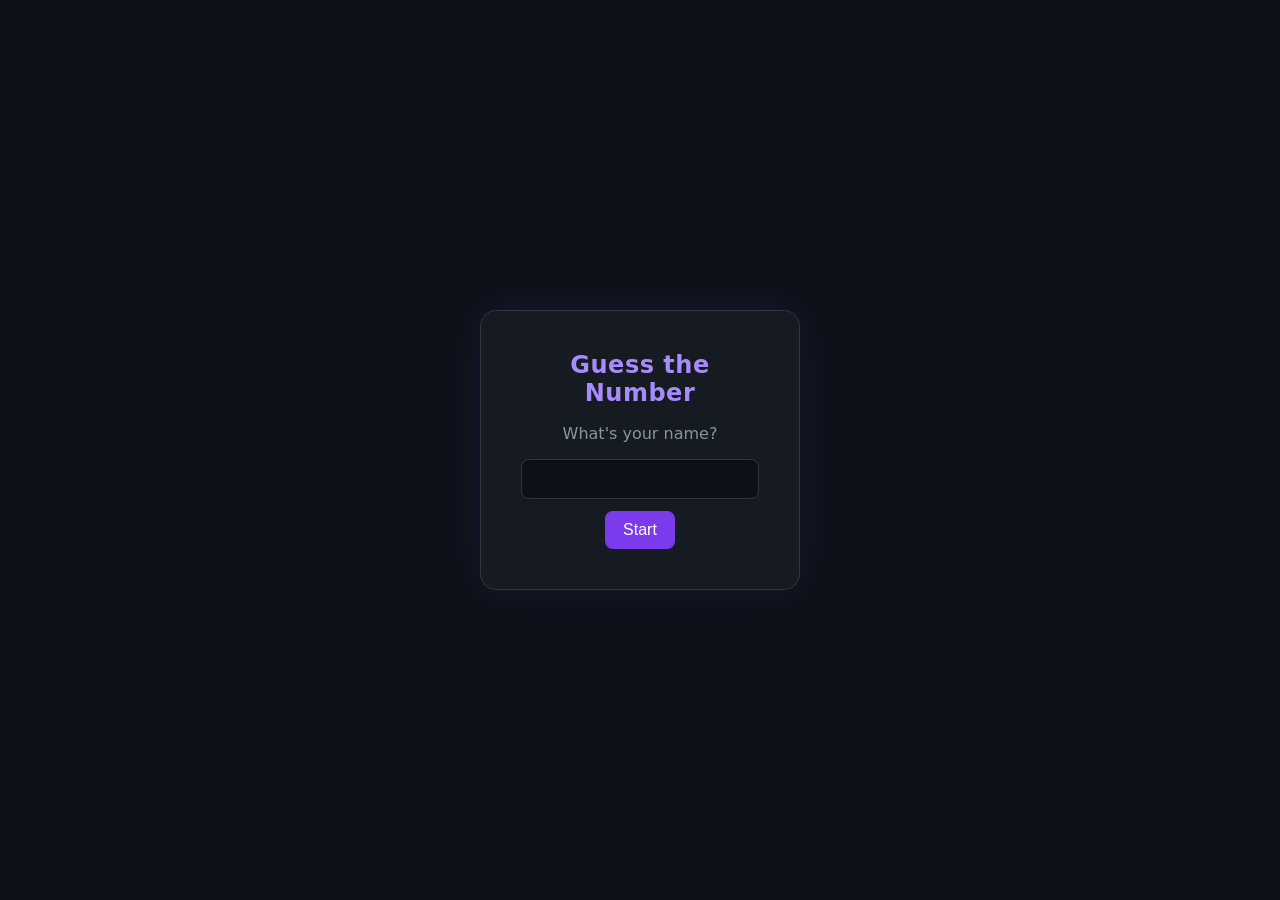
<file: index.html>
<!DOCTYPE html>
<html>
<head>
    <title>Guessing Game</title>
    <link rel="stylesheet" href="style.css">
</head>
<body>
    <div class="card">
        <h1>Guess the Number</h1>

        <div id="nameSection">
            <p>What's your name?</p>
            <input type="text" id="nameInput">
            <button id="startButton">Start</button>
        </div>

        <div id="gameSection" style="display: none;">
            <p id="greeting"></p>
            <p>I'm thinking of a number between 1 and 100.</p>

            <input type="number" id="guessInput" min="1" max="100">
            <button id="guessButton">Guess</button>
            <button id="playAgainButton" style="display: none;">Play Again</button>

            <p id="message"></p>
            <p id="stats"></p>
        </div>
    </div>

    <script src="script.js"></script>
</body>
</html>
</file>
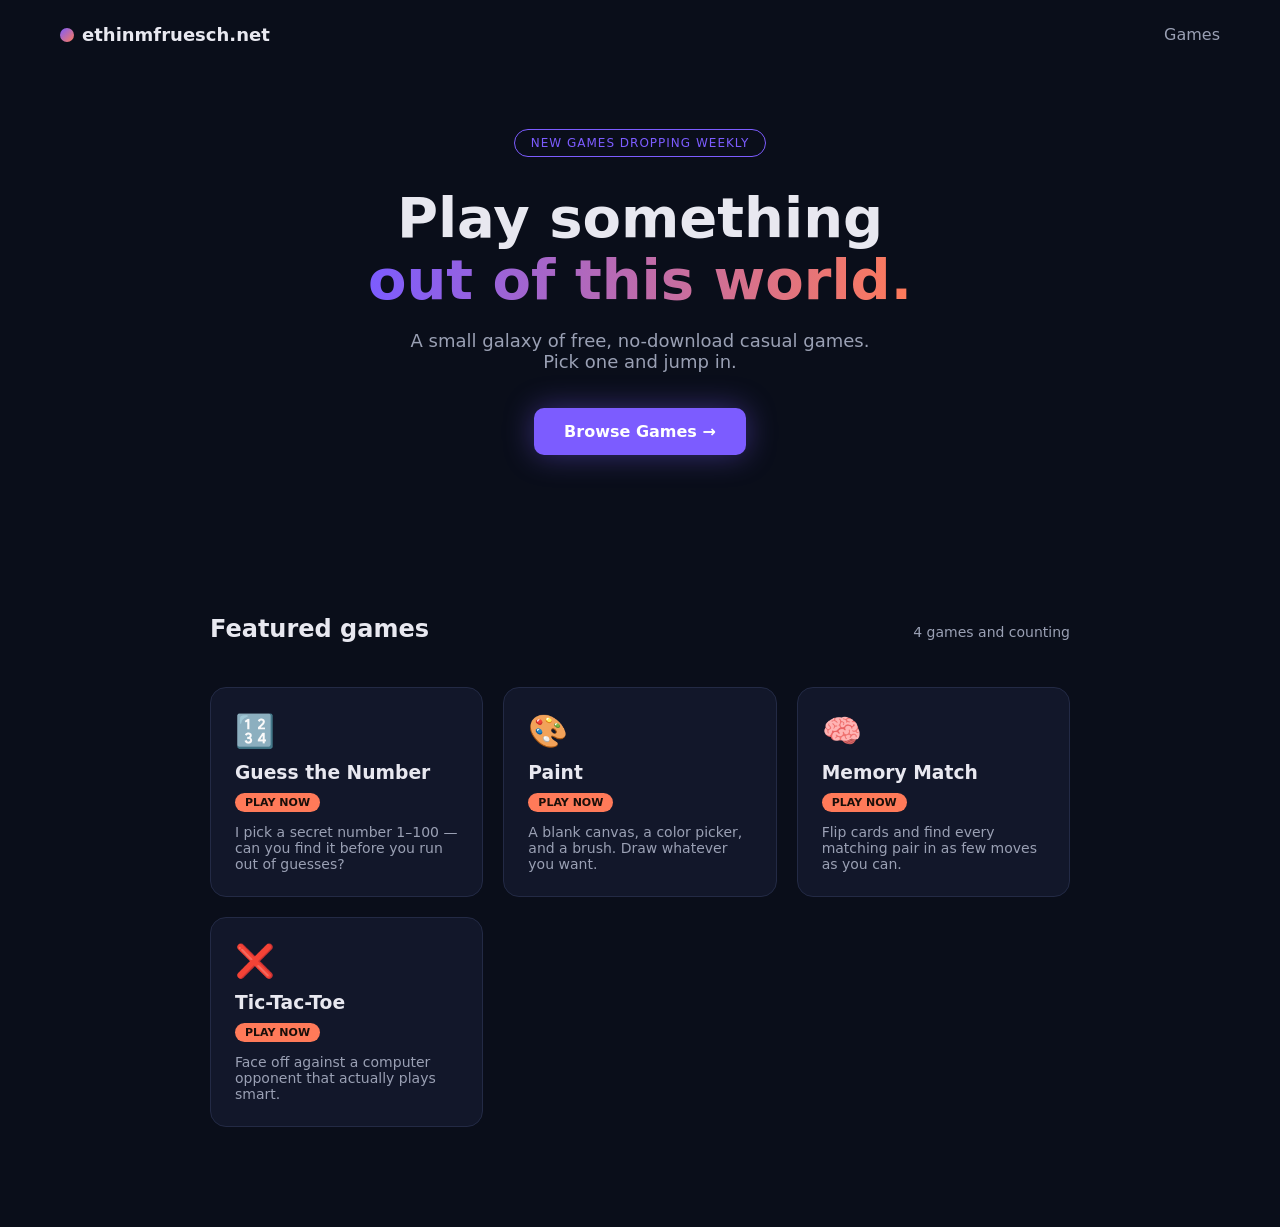
<file: public/index.html>
<!DOCTYPE html>
<html>
<head>
    <meta charset="UTF-8">
    <meta name="viewport" content="width=device-width, initial-scale=1">
    <title>ethinmfruesch.net</title>
    <link rel="stylesheet" href="home.css">
</head>
<body>
    <header>
        <div class="logo">
            <span class="logo-dot"></span>
            ethinmfruesch.net
        </div>
        <nav>
            <a href="#games">Games</a>
        </nav>
    </header>

    <section class="hero">
        <span class="badge">NEW GAMES DROPPING WEEKLY</span>
        <h1>Play something<br><span class="gradient-text">out of this world.</span></h1>
        <p>A small galaxy of free, no-download casual games. Pick one and jump in.</p>
        <a href="#games" class="browse-button">Browse Games →</a>
    </section>

    <section id="games" class="games">
        <div class="games-header">
            <h2>Featured games</h2>
            <span class="games-count">4 games and counting</span>
        </div>

        <div class="game-grid">
            <a href="/game" class="game-card">
                <div class="game-icon">🔢</div>
                <h3>Guess the Number</h3>
                <span class="play-badge">PLAY NOW</span>
                <p>I pick a secret number 1–100 — can you find it before you run out of guesses?</p>
            </a>

            <a href="/paint" class="game-card">
                <div class="game-icon">🎨</div>
                <h3>Paint</h3>
                <span class="play-badge">PLAY NOW</span>
                <p>A blank canvas, a color picker, and a brush. Draw whatever you want.</p>
            </a>

            <a href="/memory" class="game-card">
                <div class="game-icon">🧠</div>
                <h3>Memory Match</h3>
                <span class="play-badge">PLAY NOW</span>
                <p>Flip cards and find every matching pair in as few moves as you can.</p>
            </a>

            <a href="/tictactoe" class="game-card">
                <div class="game-icon">❌</div>
                <h3>Tic-Tac-Toe</h3>
                <span class="play-badge">PLAY NOW</span>
                <p>Face off against a computer opponent that actually plays smart.</p>
            </a>
        </div>
    </section>
</body>
</html>
</file>
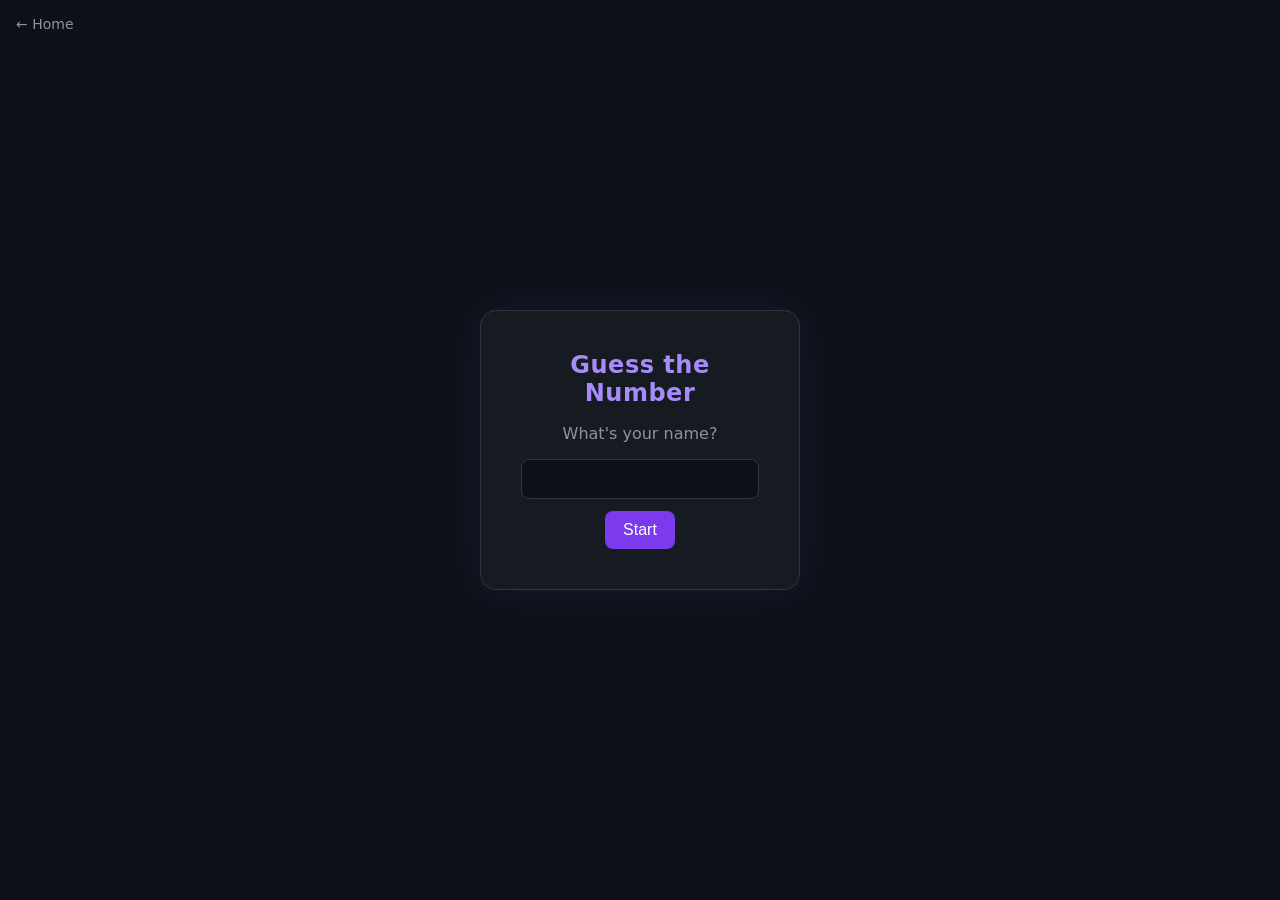
<file: public/game/index.html>
<!DOCTYPE html>
<html>
<head>
    <meta charset="UTF-8">
    <meta name="viewport" content="width=device-width, initial-scale=1">
    <title>Guessing Game</title>
    <link rel="stylesheet" href="style.css">
</head>
<body>
    <a href="/" class="home-link">← Home</a>
    <div class="card">
        <h1>Guess the Number</h1>

        <div id="nameSection">
            <p>What's your name?</p>
            <input type="text" id="nameInput">
            <button id="startButton">Start</button>
        </div>

        <div id="gameSection" style="display: none;">
            <p id="greeting"></p>
            <p>I'm thinking of a number between 1 and 100.</p>

            <input type="number" id="guessInput" min="1" max="100">
            <button id="guessButton">Guess</button>
            <button id="playAgainButton" style="display: none;">Play Again</button>
            <button id="shareButton" style="display: none;">Share to Leaderboard</button>

            <p id="message"></p>
            <p id="stats"></p>

            <h2>Leaderboard</h2>
            <ol id="leaderboardList"></ol>
        </div>
    </div>

    <script src="script.js"></script>
</body>
</html>
</file>
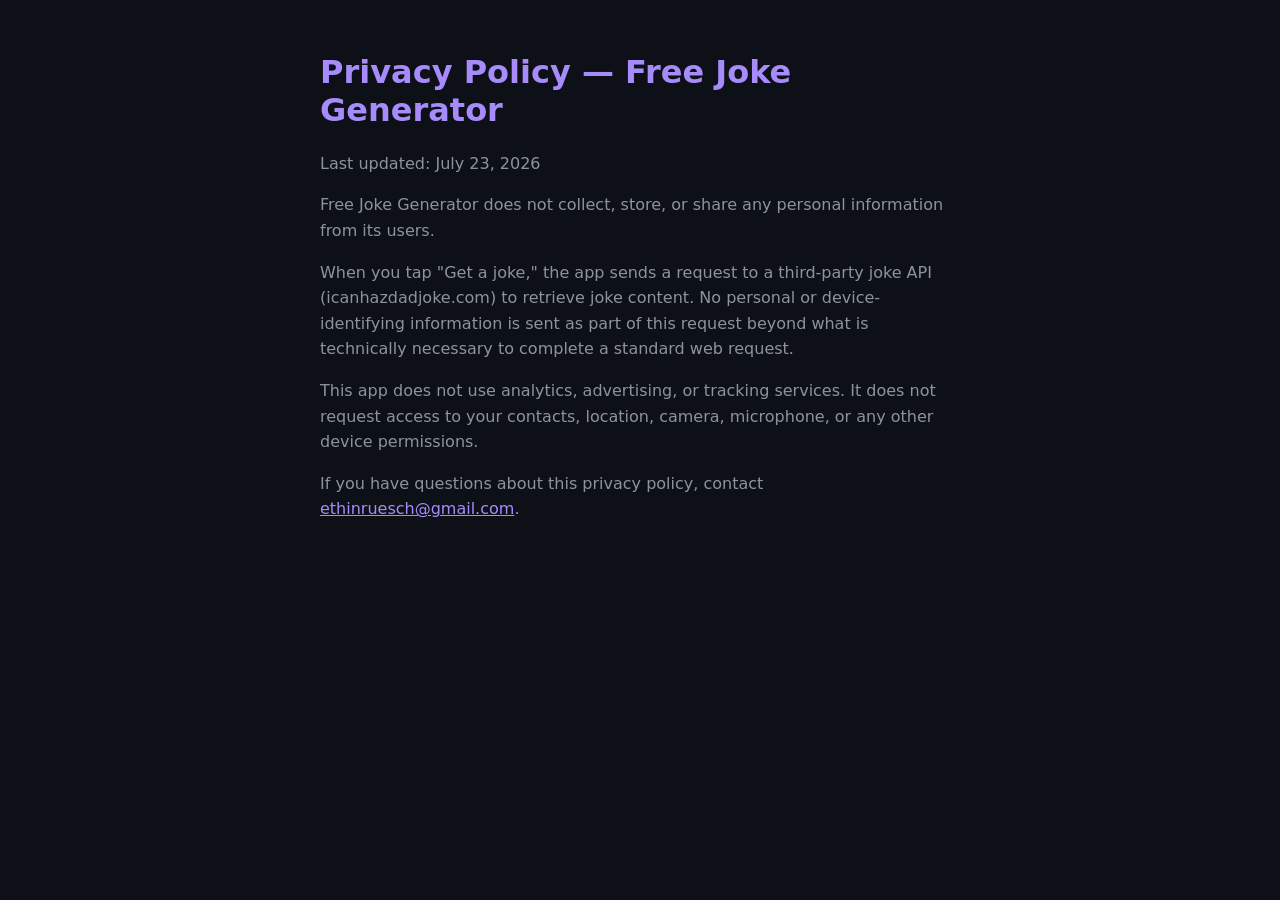
<file: public/joke-privacy/index.html>
<!DOCTYPE html>
<html>
<head>
    <meta charset="UTF-8">
    <meta name="viewport" content="width=device-width, initial-scale=1">
    <title>Privacy Policy — Free Joke Generator</title>
    <style>
        :root {
            --bg: #0d1117;
            --text: #e6edf3;
            --text-dim: #8b949e;
            --accent-glow: #a78bfa;
        }
        body {
            margin: 0;
            background: var(--bg);
            color: var(--text);
            font-family: system-ui, -apple-system, "Segoe UI", sans-serif;
            padding: 32px 20px;
        }
        .content {
            max-width: 640px;
            margin: 0 auto;
        }
        h1 {
            color: var(--accent-glow);
        }
        p, li {
            color: var(--text-dim);
            line-height: 1.6;
        }
        a {
            color: var(--accent-glow);
        }
    </style>
</head>
<body>
    <div class="content">
        <h1>Privacy Policy — Free Joke Generator</h1>
        <p>Last updated: July 23, 2026</p>

        <p>Free Joke Generator does not collect, store, or share any personal information from its users.</p>

        <p>When you tap "Get a joke," the app sends a request to a third-party joke API (icanhazdadjoke.com) to retrieve joke content. No personal or device-identifying information is sent as part of this request beyond what is technically necessary to complete a standard web request.</p>

        <p>This app does not use analytics, advertising, or tracking services. It does not request access to your contacts, location, camera, microphone, or any other device permissions.</p>

        <p>If you have questions about this privacy policy, contact <a href="mailto:ethinruesch@gmail.com">ethinruesch@gmail.com</a>.</p>
    </div>
</body>
</html>
</file>
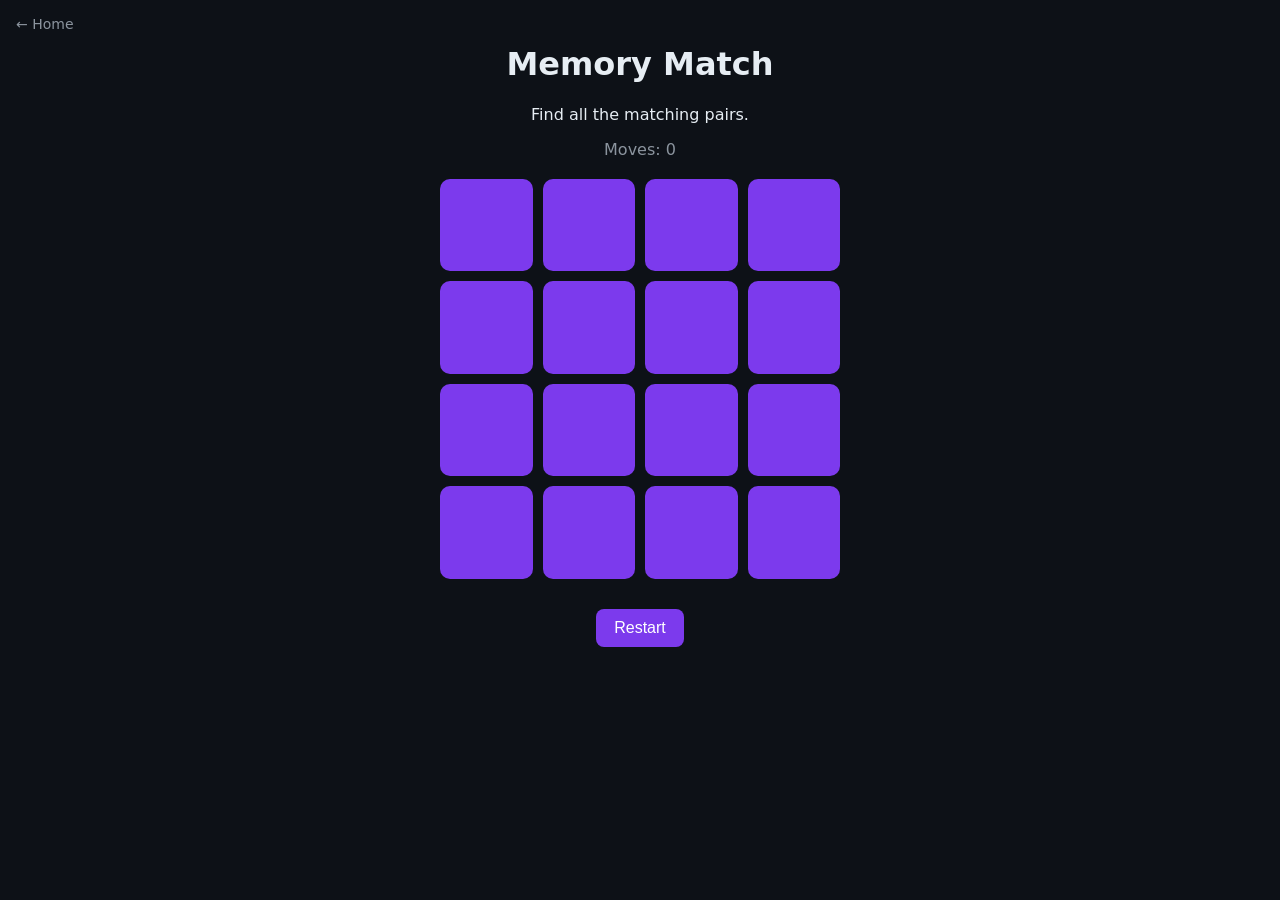
<file: public/memory/index.html>
<!DOCTYPE html>
<html>
<head>
    <meta charset="UTF-8">
    <meta name="viewport" content="width=device-width, initial-scale=1">
    <title>Memory Match</title>
    <link rel="stylesheet" href="style.css">
</head>
<body>
    <a href="/" class="home-link">← Home</a>
    <h1>Memory Match</h1>
    <p id="status">Find all the matching pairs.</p>
    <p id="moves">Moves: 0</p>

    <div id="board" class="board"></div>

    <button id="restartButton">Restart</button>

    <script src="script.js"></script>
</body>
</html>
</file>
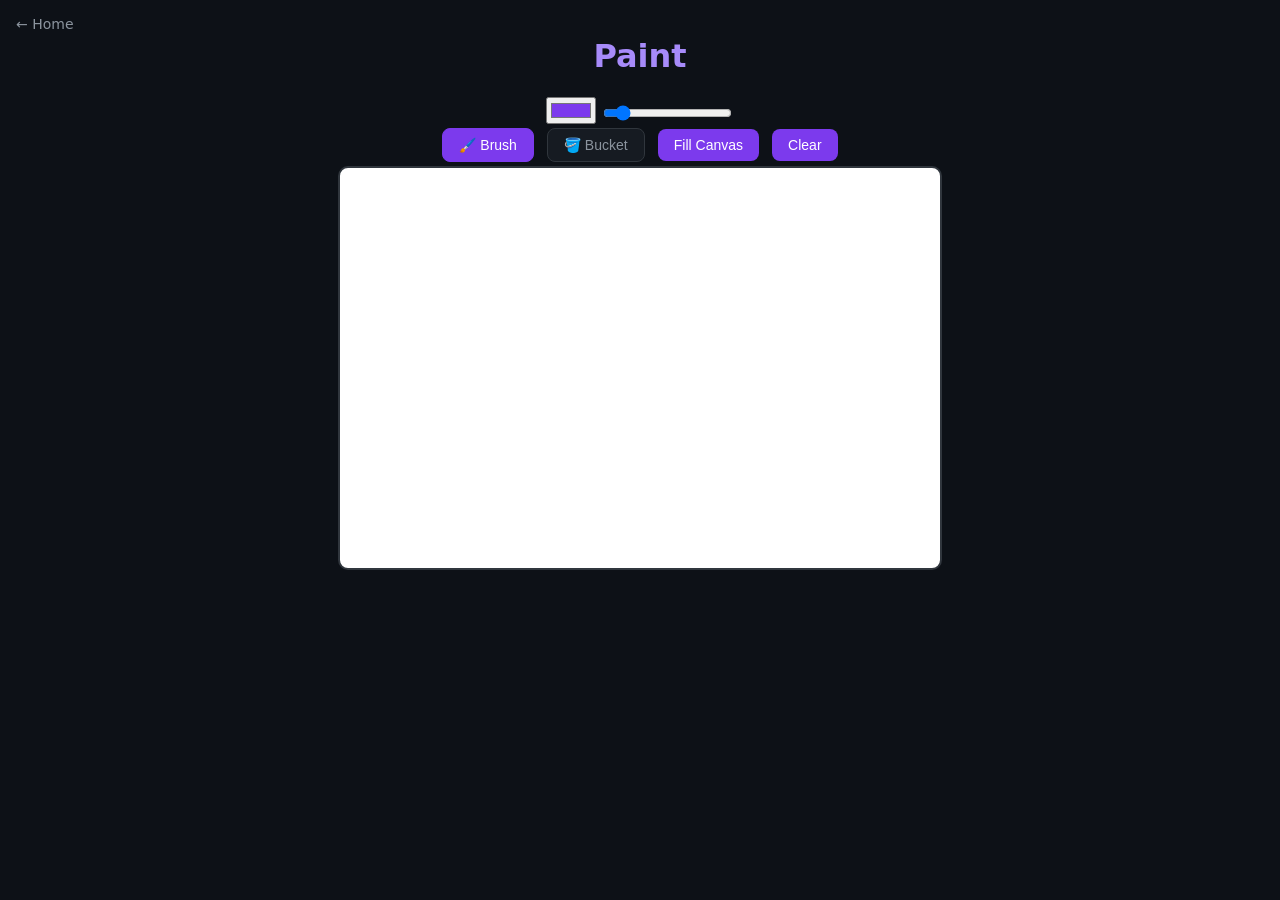
<file: public/paint/index.html>
<!DOCTYPE html>
<html>
<head>
    <meta charset="UTF-8">
    <meta name="viewport" content="width=device-width, initial-scale=1">
    <title>Paint App</title>
    <link rel="stylesheet" href="style.css">
</head>
<body>
    <a href="/" class="home-link">← Home</a>
    <h1>Paint</h1>

    <div>
        <input type="color" id="colorPicker" value="#7c3aed">
        <input type="range" id="brushSize" min="1" max="30" value="4">
    </div>

    <div>
        <button id="brushToolButton" class="tool-button active">🖌️ Brush</button>
        <button id="bucketToolButton" class="tool-button">🪣 Bucket</button>
        <button id="fillCanvasButton">Fill Canvas</button>
        <button id="clearButton">Clear</button>
    </div>

    <canvas id="canvas" width="600" height="400"></canvas>

    <script src="script.js"></script>
</body>
</html>
</file>
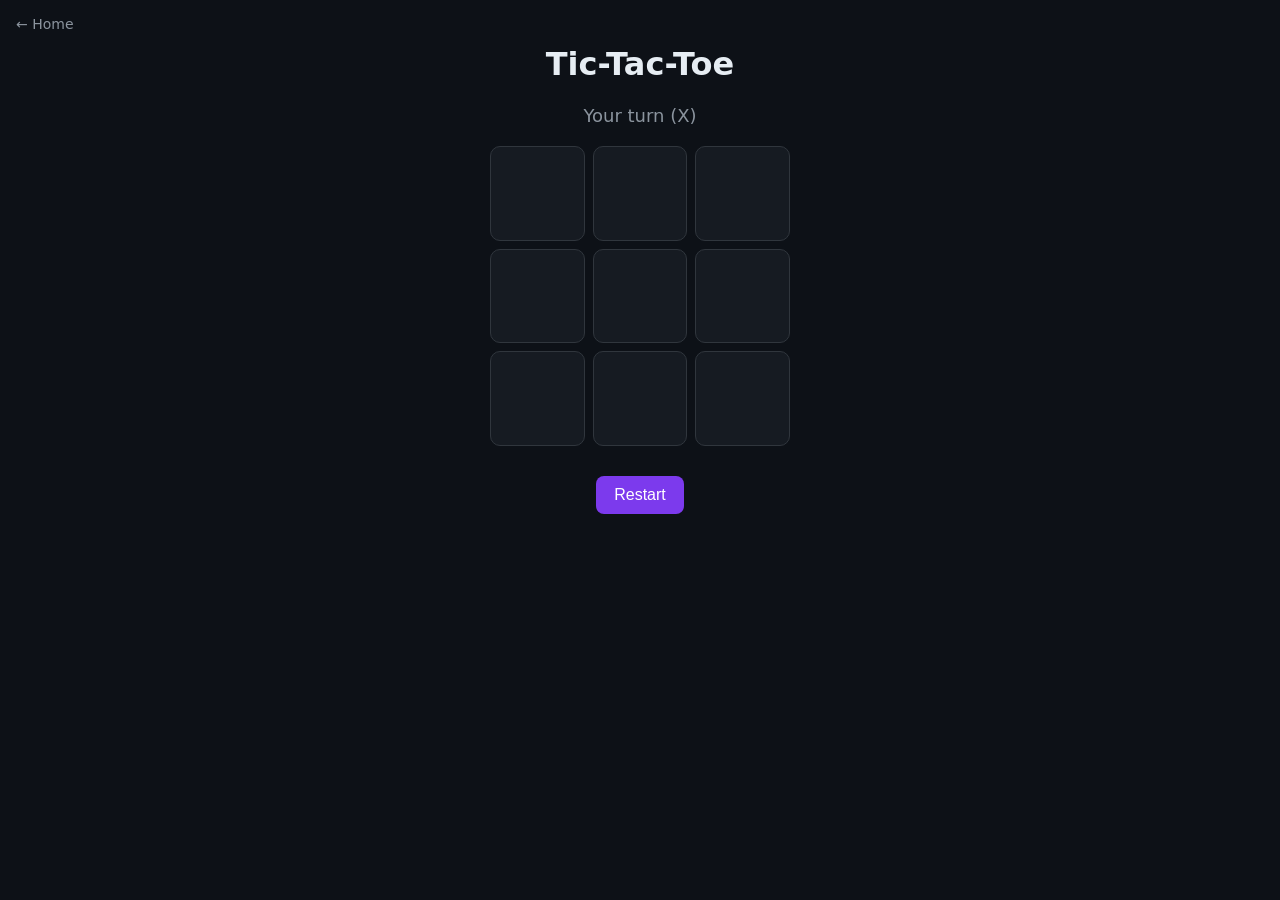
<file: public/tictactoe/index.html>
<!DOCTYPE html>
<html>
<head>
    <meta charset="UTF-8">
    <meta name="viewport" content="width=device-width, initial-scale=1">
    <title>Tic-Tac-Toe</title>
    <link rel="stylesheet" href="style.css">
</head>
<body>
    <a href="/" class="home-link">← Home</a>
    <h1>Tic-Tac-Toe</h1>
    <p id="status">Your turn (X)</p>

    <div id="board" class="board"></div>

    <button id="restartButton">Restart</button>

    <script src="script.js"></script>
</body>
</html>
</file>
<file: style.css>
:root {
    --bg: #0d1117;
    --card-bg: #161b22;
    --accent: #7c3aed;
    --accent-glow: #a78bfa;
    --text: #e6edf3;
    --text-dim: #8b949e;
}

* {
    box-sizing: border-box;
}

body {
    margin: 0;
    min-height: 100vh;
    display: flex;
    justify-content: center;
    align-items: center;
    background: var(--bg);
    font-family: system-ui, -apple-system, "Segoe UI", sans-serif;
    color: var(--text);
}

@keyframes fadeInUp {
    from {
        opacity: 0;
        transform: translateY(40px);
    }
    to {
        opacity: 1;
        transform: translateY(0);
    }
}

@keyframes shake {
    0%, 100% { transform: translateX(0); }
    25% { transform: translateX(-8px); }
    75% { transform: translateX(8px); }
}

@keyframes pop {
    0% { transform: scale(0.5); opacity: 0; }
    60% { transform: scale(1.3); opacity: 1; }
    100% { transform: scale(1); }
}

.card {
    background: var(--card-bg);
    border: 1px solid #30363d;
    border-radius: 16px;
    padding: 40px;
    width: 320px;
    text-align: center;
    box-shadow: 0 0 40px rgba(124, 58, 237, 0.15);
    animation: fadeInUp 0.8s ease;
}

.shake {
    animation: shake 0.3s ease;
}

.pop {
    animation: pop 0.6s ease;
}

h1 {
    margin-top: 0;
    font-size: 24px;
    color: var(--accent-glow);
    letter-spacing: 0.5px;
}

p {
    color: var(--text-dim);
}

input {
    background: #0d1117;
    border: 1px solid #30363d;
    border-radius: 8px;
    color: var(--text);
    padding: 10px 12px;
    font-size: 16px;
    width: 100%;
    margin-bottom: 12px;
}

input:focus {
    outline: none;
    border-color: var(--accent);
}

button {
    background: var(--accent);
    border: none;
    border-radius: 8px;
    color: white;
    padding: 10px 18px;
    font-size: 16px;
    cursor: pointer;
    transition: background 0.2s ease, transform 0.1s ease;
}

button:hover {
    background: var(--accent-glow);
}

button:active {
    transform: scale(0.97);
}

button:disabled {
    background: #30363d;
    cursor: not-allowed;
}

#message {
    font-size: 18px;
    font-weight: bold;
    color: var(--text);
    min-height: 24px;
}

#stats {
    font-size: 13px;
}
</file>
<file: public/home.css>
:root {
    --bg: #0a0e1a;
    --card-bg: #12172a;
    --purple: #7c5cff;
    --orange: #ff7a59;
    --text: #e8e8f0;
    --text-dim: #9aa0b4;
}

* {
    box-sizing: border-box;
}

body {
    margin: 0;
    background: var(--bg);
    color: var(--text);
    font-family: system-ui, -apple-system, "Segoe UI", sans-serif;
}

header {
    display: flex;
    justify-content: space-between;
    align-items: center;
    padding: 24px 60px;
}

.logo {
    font-weight: bold;
    font-size: 18px;
    display: flex;
    align-items: center;
    gap: 8px;
}

.logo-dot {
    width: 14px;
    height: 14px;
    border-radius: 50%;
    background: linear-gradient(135deg, var(--purple), var(--orange));
    display: inline-block;
}

nav a {
    color: var(--text-dim);
    text-decoration: none;
    margin-left: 30px;
}

.hero {
    text-align: center;
    padding: 60px 20px 100px;
}

.badge {
    display: inline-block;
    border: 1px solid var(--purple);
    color: var(--purple);
    padding: 6px 16px;
    border-radius: 20px;
    font-size: 12px;
    letter-spacing: 1px;
    margin-bottom: 30px;
}

.hero h1 {
    font-size: 56px;
    margin: 0 0 20px;
    line-height: 1.1;
}

.gradient-text {
    background: linear-gradient(90deg, var(--purple), var(--orange));
    background-clip: text;
    -webkit-background-clip: text;
    color: transparent;
}

.hero p {
    color: var(--text-dim);
    font-size: 18px;
    max-width: 500px;
    margin: 0 auto 36px;
}

.browse-button {
    display: inline-block;
    background: var(--purple);
    color: white;
    text-decoration: none;
    padding: 14px 30px;
    border-radius: 10px;
    font-weight: bold;
    box-shadow: 0 0 30px rgba(124, 92, 255, 0.4);
    transition: transform 0.15s ease;
}

.browse-button:hover {
    transform: scale(1.03);
}

.games {
    max-width: 900px;
    margin: 0 auto;
    padding: 40px 20px 100px;
}

.games-header {
    display: flex;
    justify-content: space-between;
    align-items: baseline;
    margin-bottom: 24px;
}

.games-count {
    color: var(--text-dim);
    font-size: 14px;
}

.game-grid {
    display: grid;
    grid-template-columns: repeat(auto-fit, minmax(260px, 1fr));
    gap: 20px;
}

.game-card {
    background: var(--card-bg);
    border: 1px solid #232a45;
    border-radius: 16px;
    padding: 24px;
    text-decoration: none;
    color: var(--text);
    transition: transform 0.15s ease, border-color 0.15s ease;
}

.game-card:hover {
    transform: translateY(-4px);
    border-color: var(--purple);
}

.game-icon {
    font-size: 32px;
    margin-bottom: 12px;
}

.game-card h3 {
    margin: 0 0 8px;
}

.play-badge {
    display: inline-block;
    background: var(--orange);
    color: #1a0f0a;
    font-size: 11px;
    font-weight: bold;
    padding: 3px 10px;
    border-radius: 12px;
    margin-bottom: 12px;
}

.game-card p {
    color: var(--text-dim);
    font-size: 14px;
    margin: 0;
}

@media (max-width: 600px) {
    header {
        padding: 18px 20px;
    }

    nav a {
        margin-left: 16px;
    }

    .hero {
        padding: 40px 20px 60px;
    }

    .hero h1 {
        font-size: 34px;
    }

    .hero p {
        font-size: 16px;
    }

    .games {
        padding: 20px 20px 60px;
    }
}
</file>
<file: public/game/style.css>
:root {
    --bg: #0d1117;
    --card-bg: #161b22;
    --accent: #7c3aed;
    --accent-glow: #a78bfa;
    --text: #e6edf3;
    --text-dim: #8b949e;
}

* {
    box-sizing: border-box;
}

body {
    margin: 0;
    min-height: 100vh;
    display: flex;
    justify-content: center;
    align-items: center;
    background: var(--bg);
    font-family: system-ui, -apple-system, "Segoe UI", sans-serif;
    color: var(--text);
}

@keyframes fadeInUp {
    from {
        opacity: 0;
        transform: translateY(40px);
    }
    to {
        opacity: 1;
        transform: translateY(0);
    }
}

@keyframes shake {
    0%, 100% { transform: translateX(0); }
    25% { transform: translateX(-8px); }
    75% { transform: translateX(8px); }
}

@keyframes pop {
    0% { transform: scale(0.5); opacity: 0; }
    60% { transform: scale(1.3); opacity: 1; }
    100% { transform: scale(1); }
}

.card {
    background: var(--card-bg);
    border: 1px solid #30363d;
    border-radius: 16px;
    padding: 40px;
    width: 90%;
    max-width: 320px;
    text-align: center;
    box-shadow: 0 0 40px rgba(124, 58, 237, 0.15);
    animation: fadeInUp 0.8s ease;
}

.shake {
    animation: shake 0.3s ease;
}

.pop {
    animation: pop 0.6s ease;
}

h1 {
    margin-top: 0;
    font-size: 24px;
    color: var(--accent-glow);
    letter-spacing: 0.5px;
}

p {
    color: var(--text-dim);
}

input {
    background: #0d1117;
    border: 1px solid #30363d;
    border-radius: 8px;
    color: var(--text);
    padding: 10px 12px;
    font-size: 16px;
    width: 100%;
    margin-bottom: 12px;
}

input:focus {
    outline: none;
    border-color: var(--accent);
}

button {
    background: var(--accent);
    border: none;
    border-radius: 8px;
    color: white;
    padding: 10px 18px;
    font-size: 16px;
    cursor: pointer;
    transition: background 0.2s ease, transform 0.1s ease;
}

button:hover {
    background: var(--accent-glow);
}

button:active {
    transform: scale(0.97);
}

button:disabled {
    background: #30363d;
    cursor: not-allowed;
}

#message {
    font-size: 18px;
    font-weight: bold;
    color: var(--text);
    min-height: 24px;
}

#stats {
    font-size: 13px;
}

@media (max-width: 380px) {
    .card {
        padding: 24px;
    }
}

.home-link {
    position: absolute;
    top: 16px;
    left: 16px;
    color: var(--text-dim);
    text-decoration: none;
    font-size: 14px;
}

.home-link:hover {
    color: var(--text);
}
</file>
<file: public/memory/style.css>
:root {
    --bg: #0d1117;
    --card-back: #7c3aed;
    --card-front: #161b22;
    --text: #e6edf3;
    --text-dim: #8b949e;
}

* {
    box-sizing: border-box;
}

body {
    margin: 0;
    min-height: 100vh;
    background: var(--bg);
    color: var(--text);
    font-family: system-ui, -apple-system, "Segoe UI", sans-serif;
    text-align: center;
    padding: 24px 16px;
}

#moves {
    color: var(--text-dim);
}

.board {
    display: grid;
    grid-template-columns: repeat(4, 1fr);
    gap: 10px;
    max-width: 400px;
    margin: 20px auto;
}

.card {
    aspect-ratio: 1 / 1;
    perspective: 600px;
    cursor: pointer;
}

.card-inner {
    position: relative;
    width: 100%;
    height: 100%;
    transform-style: preserve-3d;
    transition: transform 0.4s;
}

.card.flipped .card-inner {
    transform: rotateY(180deg);
}

.card-face {
    position: absolute;
    width: 100%;
    height: 100%;
    display: flex;
    align-items: center;
    justify-content: center;
    font-size: 32px;
    border-radius: 10px;
    backface-visibility: hidden;
}

.card-back {
    background: var(--card-back);
}

.card-front {
    background: var(--card-front);
    border: 1px solid #30363d;
    transform: rotateY(180deg);
}

.card.matched .card-front {
    border-color: #3fb950;
}

button {
    background: var(--card-back);
    border: none;
    border-radius: 8px;
    color: white;
    padding: 10px 18px;
    font-size: 16px;
    cursor: pointer;
    margin-top: 10px;
}

.home-link {
    position: absolute;
    top: 16px;
    left: 16px;
    color: var(--text-dim);
    text-decoration: none;
    font-size: 14px;
}

.home-link:hover {
    color: var(--text);
}
</file>
<file: public/paint/style.css>
:root {
    --bg: #0d1117;
    --accent: #7c3aed;
    --accent-glow: #a78bfa;
    --text: #e6edf3;
    --text-dim: #8b949e;
}

body {
    font-family: system-ui, -apple-system, "Segoe UI", sans-serif;
    text-align: center;
    margin: 0;
    padding: 16px;
    background: var(--bg);
    color: var(--text);
}

h1 {
    color: var(--accent-glow);
}

canvas {
    border: 2px solid #30363d;
    border-radius: 10px;
    cursor: crosshair;
    max-width: 100%;
    height: auto;
    touch-action: none;
    background: white;
}

button {
    background: var(--accent);
    border: none;
    border-radius: 8px;
    color: white;
    padding: 8px 16px;
    font-size: 14px;
    cursor: pointer;
}

button:hover {
    background: var(--accent-glow);
}

button {
    margin: 4px;
}

.tool-button {
    background: #161b22;
    border: 1px solid #30363d;
    color: var(--text-dim);
}

.tool-button.active {
    background: var(--accent);
    border-color: var(--accent);
    color: white;
}

input[type="range"] {
    vertical-align: middle;
}

.home-link {
    position: absolute;
    top: 16px;
    left: 16px;
    color: var(--text-dim);
    text-decoration: none;
    font-size: 14px;
}

.home-link:hover {
    color: var(--text);
}
</file>
<file: public/tictactoe/style.css>
:root {
    --bg: #0d1117;
    --cell-bg: #161b22;
    --accent: #7c3aed;
    --text: #e6edf3;
    --text-dim: #8b949e;
}

* {
    box-sizing: border-box;
}

body {
    margin: 0;
    min-height: 100vh;
    background: var(--bg);
    color: var(--text);
    font-family: system-ui, -apple-system, "Segoe UI", sans-serif;
    text-align: center;
    padding: 24px 16px;
}

#status {
    color: var(--text-dim);
    font-size: 18px;
}

.board {
    display: grid;
    grid-template-columns: repeat(3, 1fr);
    gap: 8px;
    max-width: 300px;
    margin: 20px auto;
}

.cell {
    aspect-ratio: 1 / 1;
    background: var(--cell-bg);
    border: 1px solid #30363d;
    border-radius: 10px;
    font-size: 40px;
    font-weight: bold;
    color: var(--accent);
    cursor: pointer;
}

.cell:disabled {
    cursor: default;
}

button#restartButton {
    background: var(--accent);
    border: none;
    border-radius: 8px;
    color: white;
    padding: 10px 18px;
    font-size: 16px;
    cursor: pointer;
    margin-top: 10px;
}

.home-link {
    position: absolute;
    top: 16px;
    left: 16px;
    color: var(--text-dim);
    text-decoration: none;
    font-size: 14px;
}

.home-link:hover {
    color: var(--text);
}
</file>
